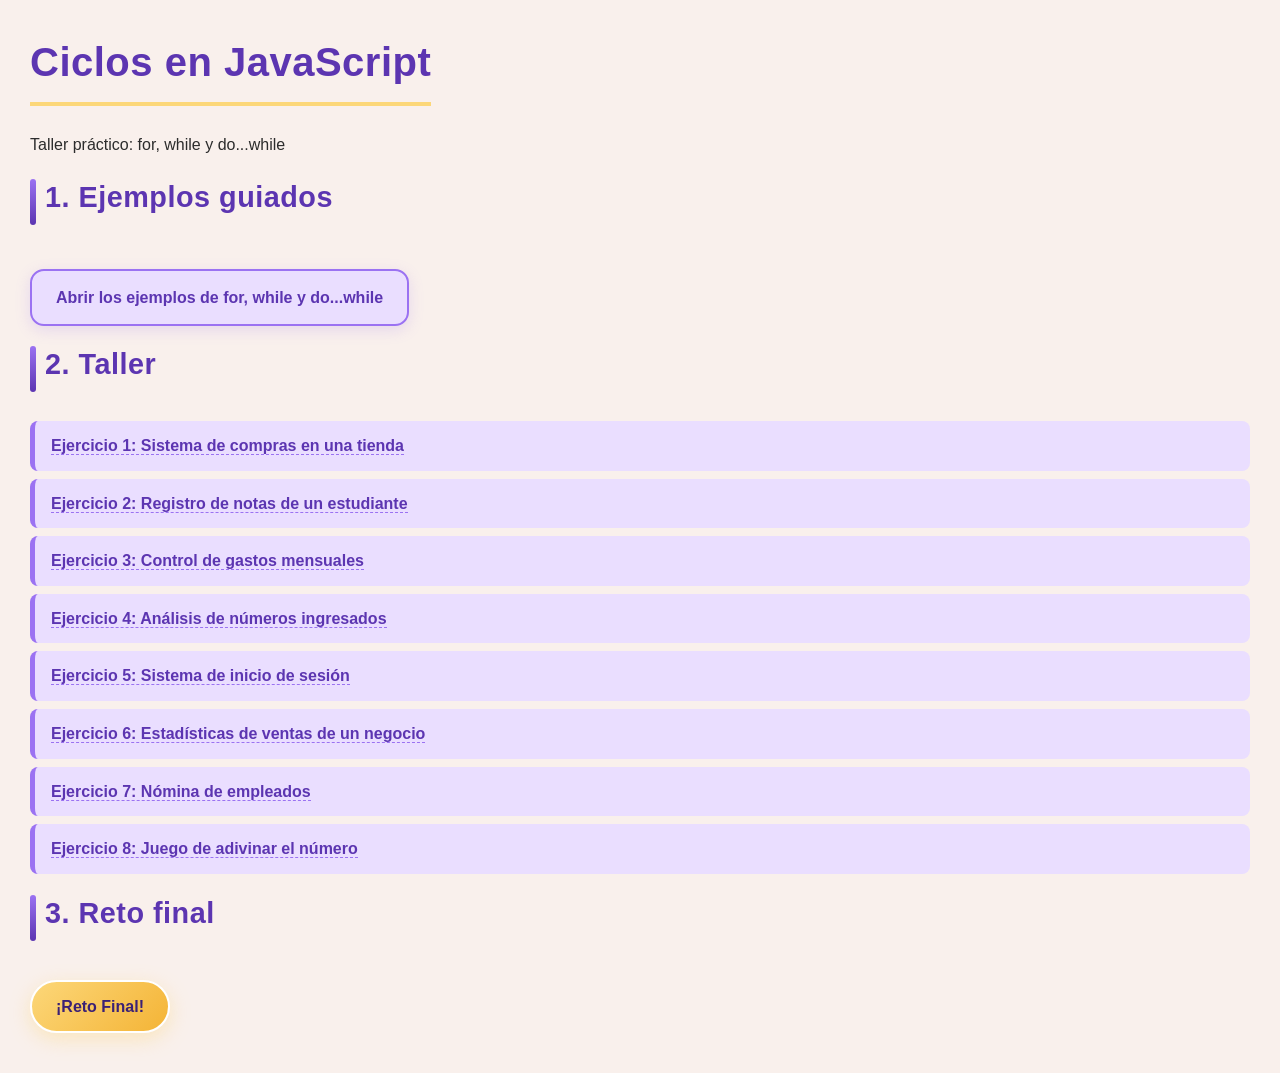
<file: index.html>
<!DOCTYPE html>
<html lang="es">
<head>
  <meta charset="UTF-8">
  <meta name="viewport" content="width=device-width, initial-scale=1.0">
  <title>Ciclos en JavaScript</title>
  <link rel="stylesheet" href="style.css">
</head>
<body>
  <header>
    <h1>Ciclos en JavaScript</h1>
    <p>Taller práctico: for, while y do...while</p>
  </header>

  <main>
    <section id="seccionEjemplos">
      <h2>1. Ejemplos guiados</h2>
      <a href="ejemplos.html" class="link-ejemplos">Abrir los ejemplos de for, while y do...while</a>
    </section>

    <section id="seccionTaller">
      <h2>2. Taller</h2>
      <ul>
        <li><a href="ejercicio1.html">Ejercicio 1: Sistema de compras en una tienda</a></li>
        <li><a href="ejercicio2.html">Ejercicio 2: Registro de notas de un estudiante</a></li>
        <li><a href="ejercicio3.html">Ejercicio 3: Control de gastos mensuales</a></li>
        <li><a href="ejercicio4.html">Ejercicio 4: Análisis de números ingresados</a></li>
        <li><a href="ejercicio5.html">Ejercicio 5: Sistema de inicio de sesión</a></li>
        <li><a href="ejercicio6.html">Ejercicio 6: Estadísticas de ventas de un negocio</a></li>
        <li><a href="ejercicio7.html">Ejercicio 7: Nómina de empleados</a></li>
        <li><a href="ejercicio8.html">Ejercicio 8: Juego de adivinar el número</a></li>
      </ul>
    </section>

    <section id="seccionReto">
      <h2>3. Reto final</h2>
      <a href="reto.html" class="reto-final">¡Reto Final!</a>
    </section>
  </main>

</body>
</html>
</file>
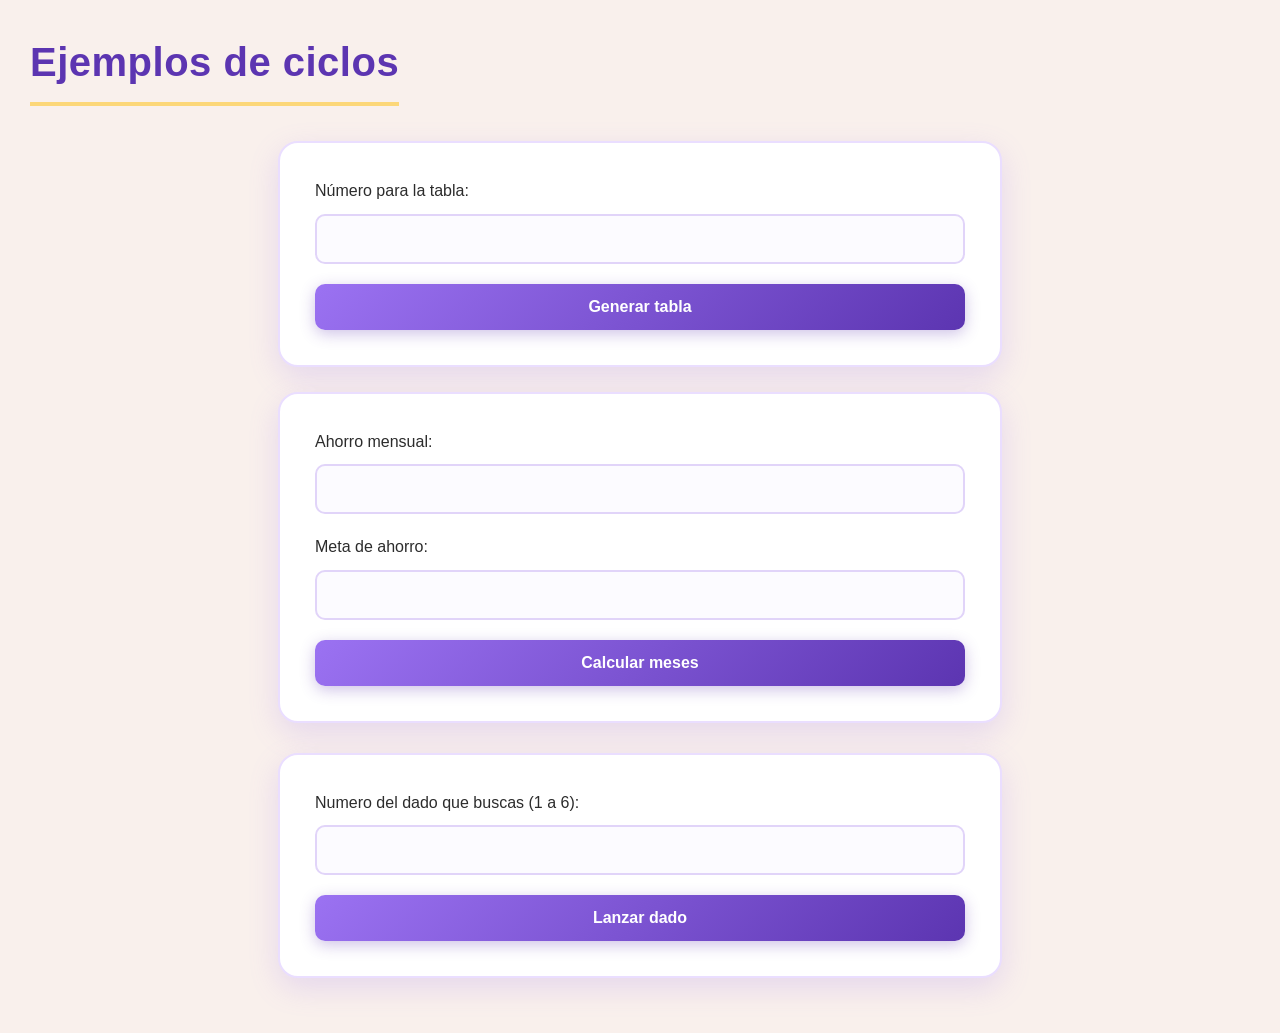
<file: ejemplos.html>
<!DOCTYPE html>
<html lang="es">
<head>
  <meta charset="UTF-8">
  <title>Ejemplos de ciclos</title>
   <link rel="stylesheet" href="style.css">
</head>
<body>
  <h1>Ejemplos de ciclos</h1>

  <form id="formTabla">
    <label for="numeroTabla">Número para la tabla:</label>
    <input type="number" id="numeroTabla" step="1" required>
    <button type="submit">Generar tabla</button>
  </form>
  <ul id="listaTabla"></ul>

  <form id="formAhorro">
    <label for="ahorroMensual">Ahorro mensual:</label>
    <input type="number" id="ahorroMensual" step="any" required>
    <label for="meta">Meta de ahorro:</label>
    <input type="number" id="meta" step="any" required>
    <button type="submit">Calcular meses</button>
  </form>
  <p id="resultadoAhorro"></p>

  <form id="formDado">
    <label for="objetivo">Numero del dado que buscas (1 a 6):</label>
    <input type="number" id="objetivo" min="1" max="6" required>
    <button type="submit">Lanzar dado</button>
  </form>
  <p id="resultadoDado"></p>
  <ul id="listaDado"></ul>

  <script src="js/ejemplo-for.js"></script>
  <script src="js/ejemplo-while.js"></script>
  <script src="js/ejemplo-do-while.js"></script>
</body>
</html>
</file>
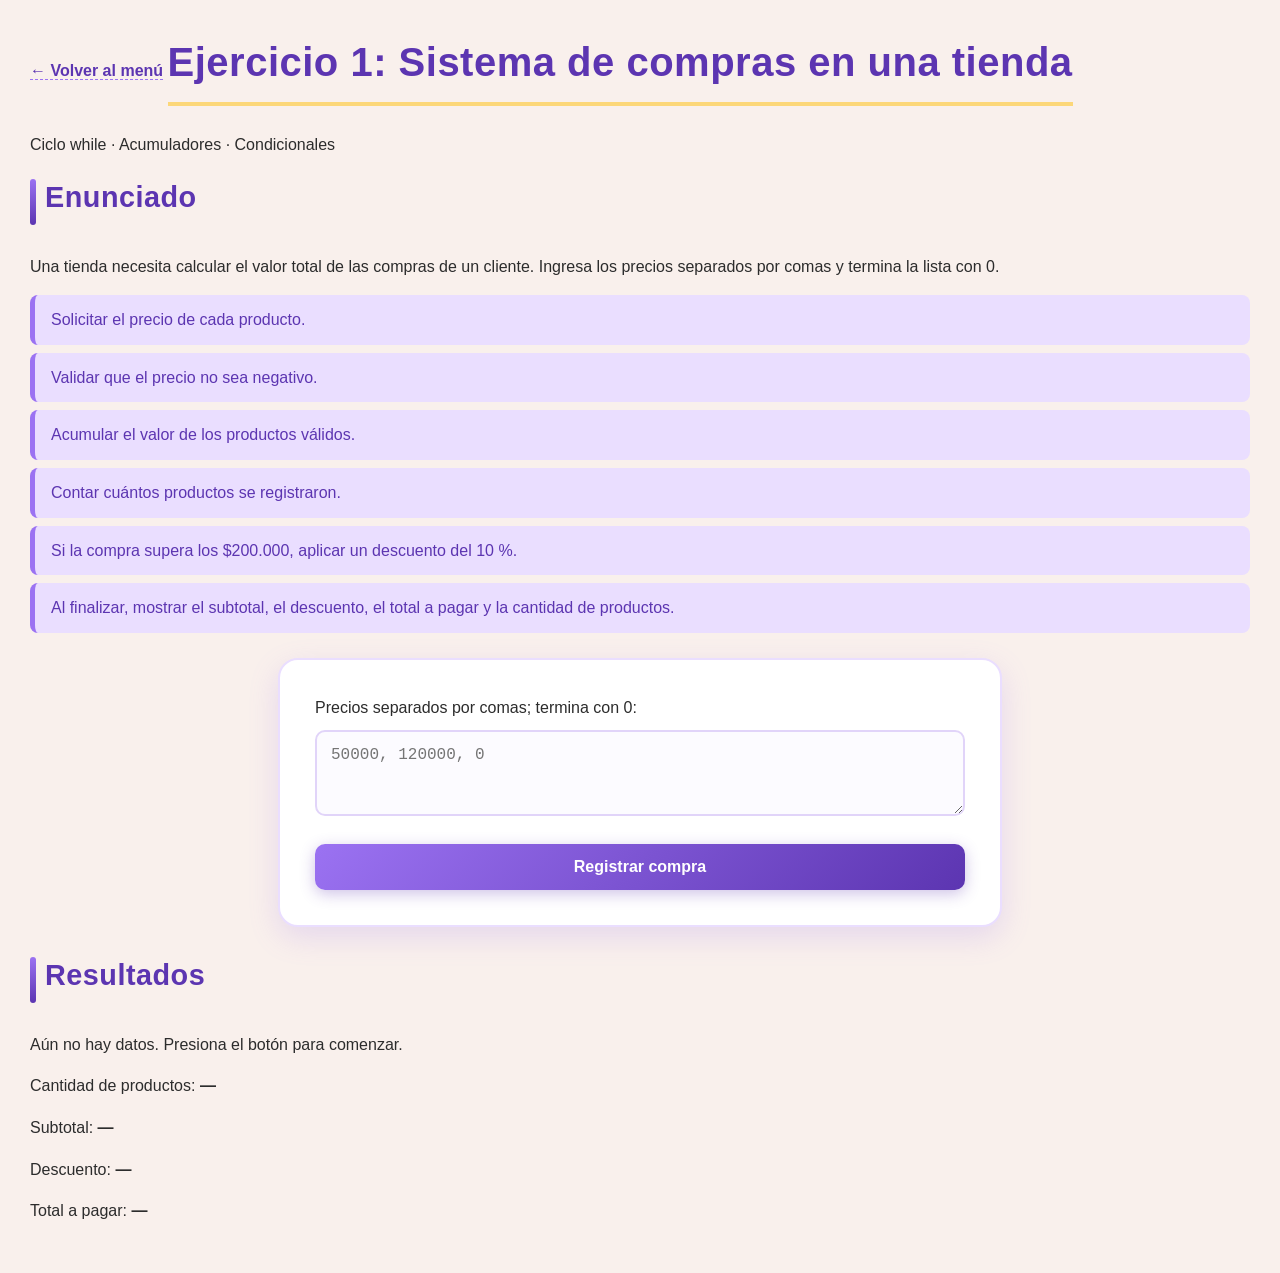
<file: ejercicio1.html>
<!DOCTYPE html>
<html lang="es">
<head>
  <meta charset="UTF-8">
  <meta name="viewport" content="width=device-width, initial-scale=1.0">
  <title>Ejercicio 1 · Sistema de compras en una tienda</title>
   <link rel="stylesheet" href="style.css">
</head>
<body>
  <header>
    <a href="index.html">← Volver al menú</a>
    <h1>Ejercicio 1: Sistema de compras en una tienda</h1>
    <p id="etiquetas">Ciclo while · Acumuladores · Condicionales</p>
  </header>

  <main>
    <section id="enunciado">
      <h2>Enunciado</h2>
      <p>Una tienda necesita calcular el valor total de las compras de un cliente. Ingresa los precios separados por comas y termina la lista con 0.</p>
      <ul>
        <li>Solicitar el precio de cada producto.</li>
        <li>Validar que el precio no sea negativo.</li>
        <li>Acumular el valor de los productos válidos.</li>
        <li>Contar cuántos productos se registraron.</li>
        <li>Si la compra supera los $200.000, aplicar un descuento del 10 %.</li>
        <li>Al finalizar, mostrar el subtotal, el descuento, el total a pagar y la cantidad de productos.</li>
      </ul>
    </section>

    <section id="controles">
      <form id="formulario">
        <label for="precios">Precios separados por comas; termina con 0:</label>
        <textarea id="precios" rows="3" placeholder="50000, 120000, 0" required></textarea>
        <button type="submit">Registrar compra</button>
      </form>
    </section>

    <section id="resultado" aria-live="polite">
      <h2>Resultados</h2>
      <p id="mensaje">Aún no hay datos. Presiona el botón para comenzar.</p>
      <p>Cantidad de productos: <strong id="cantidad">—</strong></p>
      <p>Subtotal: <strong id="subtotal">—</strong></p>
      <p>Descuento: <strong id="descuento">—</strong></p>
      <p>Total a pagar: <strong id="total">—</strong></p>
    </section>
  </main>

  <script src="js/ejercicio1.js"></script>
</body>
</html>
</file>
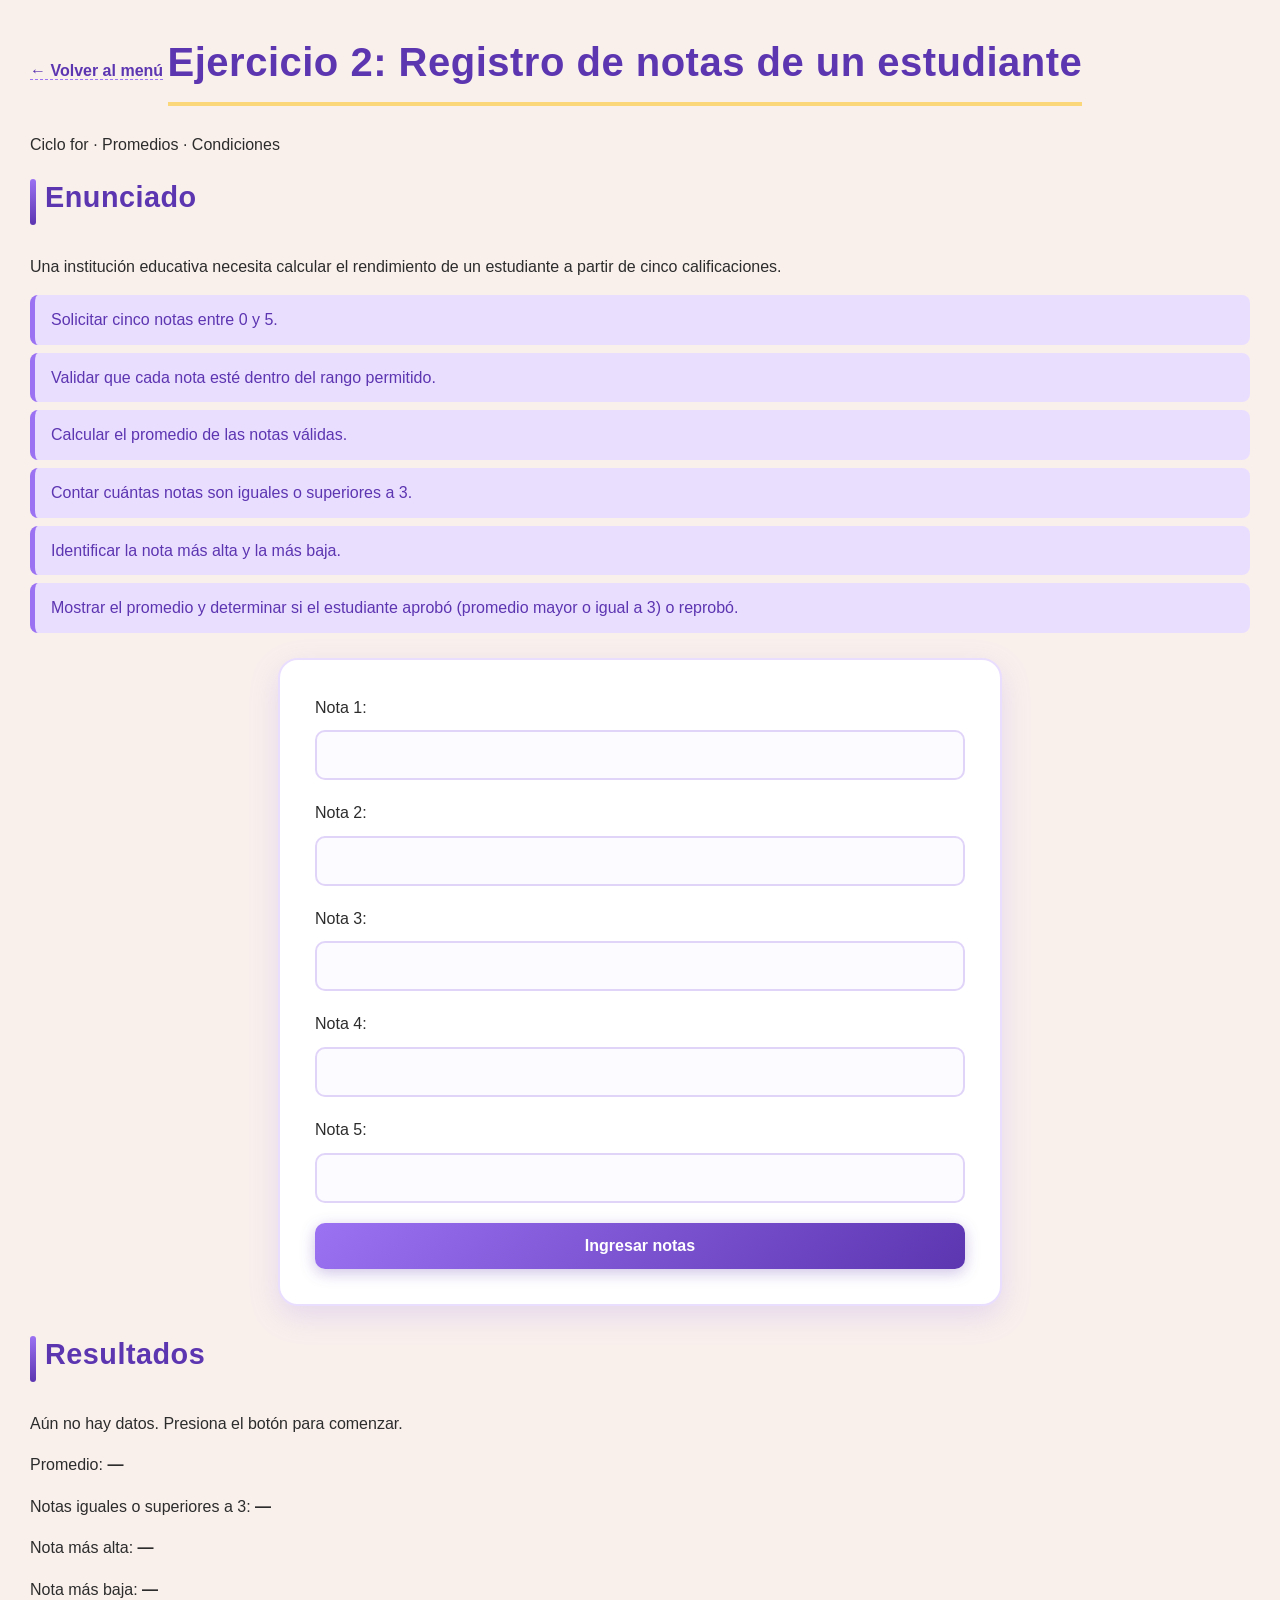
<file: ejercicio2.html>
<!DOCTYPE html>
<html lang="es">
<head>
  <meta charset="UTF-8">
  <meta name="viewport" content="width=device-width, initial-scale=1.0">
  <title>Ejercicio 2 · Registro de notas de un estudiante</title>
   <link rel="stylesheet" href="style.css">
</head>
<body>
  <header>
    <a href="index.html">← Volver al menú</a>
    <h1>Ejercicio 2: Registro de notas de un estudiante</h1>
    <p id="etiquetas">Ciclo for · Promedios · Condiciones</p>
  </header>

  <main>
    <section id="enunciado">
      <h2>Enunciado</h2>
      <p>Una institución educativa necesita calcular el rendimiento de un estudiante a partir de cinco calificaciones.</p>
      <ul>
        <li>Solicitar cinco notas entre 0 y 5.</li>
        <li>Validar que cada nota esté dentro del rango permitido.</li>
        <li>Calcular el promedio de las notas válidas.</li>
        <li>Contar cuántas notas son iguales o superiores a 3.</li>
        <li>Identificar la nota más alta y la más baja.</li>
        <li>Mostrar el promedio y determinar si el estudiante aprobó (promedio mayor o igual a 3) o reprobó.</li>
      </ul>
    </section>

    <section id="controles">
      <form id="formulario">
        <label for="nota1">Nota 1:</label>
        <input type="number" id="nota1" step="any" required>
        <label for="nota2">Nota 2:</label>
        <input type="number" id="nota2" step="any" required>
        <label for="nota3">Nota 3:</label>
        <input type="number" id="nota3" step="any" required>
        <label for="nota4">Nota 4:</label>
        <input type="number" id="nota4" step="any" required>
        <label for="nota5">Nota 5:</label>
        <input type="number" id="nota5" step="any" required>
        <button type="submit">Ingresar notas</button>
      </form>
    </section>

    <section id="resultado" aria-live="polite">
      <h2>Resultados</h2>
      <p id="mensaje">Aún no hay datos. Presiona el botón para comenzar.</p>
      <ul id="listaNotas"></ul>
      <p>Promedio: <strong id="promedio">—</strong></p>
      <p>Notas iguales o superiores a 3: <strong id="notasAltas">—</strong></p>
      <p>Nota más alta: <strong id="notaMayor">—</strong></p>
      <p>Nota más baja: <strong id="notaMenor">—</strong></p>
    </section>
  </main>

  <script src="js/ejercicio2.js"></script>
</body>
</html>
</file>
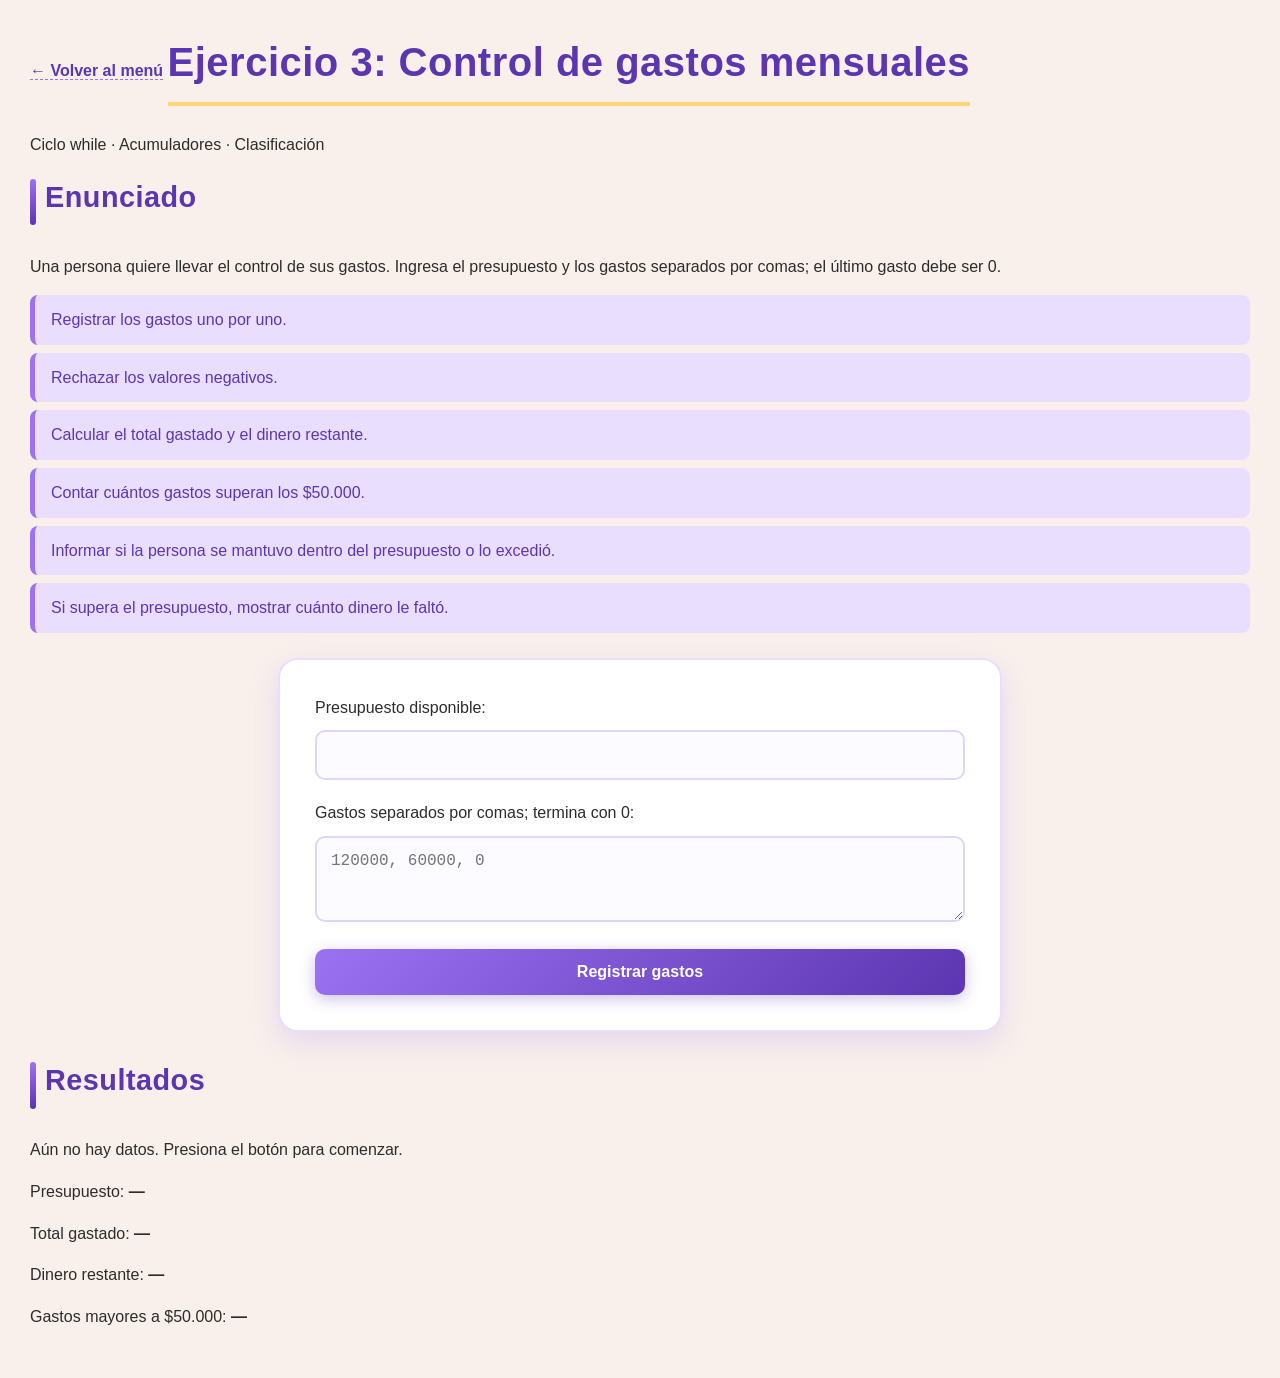
<file: ejercicio3.html>
<!DOCTYPE html>
<html lang="es">
<head>
  <meta charset="UTF-8">
  <meta name="viewport" content="width=device-width, initial-scale=1.0">
  <title>Ejercicio 3 · Control de gastos mensuales</title>
   <link rel="stylesheet" href="style.css">
</head>
<body>
  <header>
    <a href="index.html">← Volver al menú</a>
    <h1>Ejercicio 3: Control de gastos mensuales</h1>
    <p id="etiquetas">Ciclo while · Acumuladores · Clasificación</p>
  </header>

  <main>
    <section id="enunciado">
      <h2>Enunciado</h2>
      <p>Una persona quiere llevar el control de sus gastos. Ingresa el presupuesto y los gastos separados por comas; el último gasto debe ser 0.</p>
      <ul>
        <li>Registrar los gastos uno por uno.</li>
        <li>Rechazar los valores negativos.</li>
        <li>Calcular el total gastado y el dinero restante.</li>
        <li>Contar cuántos gastos superan los $50.000.</li>
        <li>Informar si la persona se mantuvo dentro del presupuesto o lo excedió.</li>
        <li>Si supera el presupuesto, mostrar cuánto dinero le faltó.</li>
      </ul>
    </section>

    <section id="controles">
      <form id="formulario">
        <label for="presupuestoEntrada">Presupuesto disponible:</label>
        <input type="number" id="presupuestoEntrada" min="0" step="any" required>
        <label for="gastosEntrada">Gastos separados por comas; termina con 0:</label>
        <textarea id="gastosEntrada" rows="3" placeholder="120000, 60000, 0" required></textarea>
        <button type="submit">Registrar gastos</button>
      </form>
    </section>

    <section id="resultado" aria-live="polite">
      <h2>Resultados</h2>
      <p id="mensaje">Aún no hay datos. Presiona el botón para comenzar.</p>
      <p>Presupuesto: <strong id="presupuesto">—</strong></p>
      <p>Total gastado: <strong id="totalGastado">—</strong></p>
      <p>Dinero restante: <strong id="restante">—</strong></p>
      <p>Gastos mayores a $50.000: <strong id="gastosAltos">—</strong></p>
    </section>
  </main>

  <script src="js/ejercicio3.js"></script>
</body>
</html>
</file>
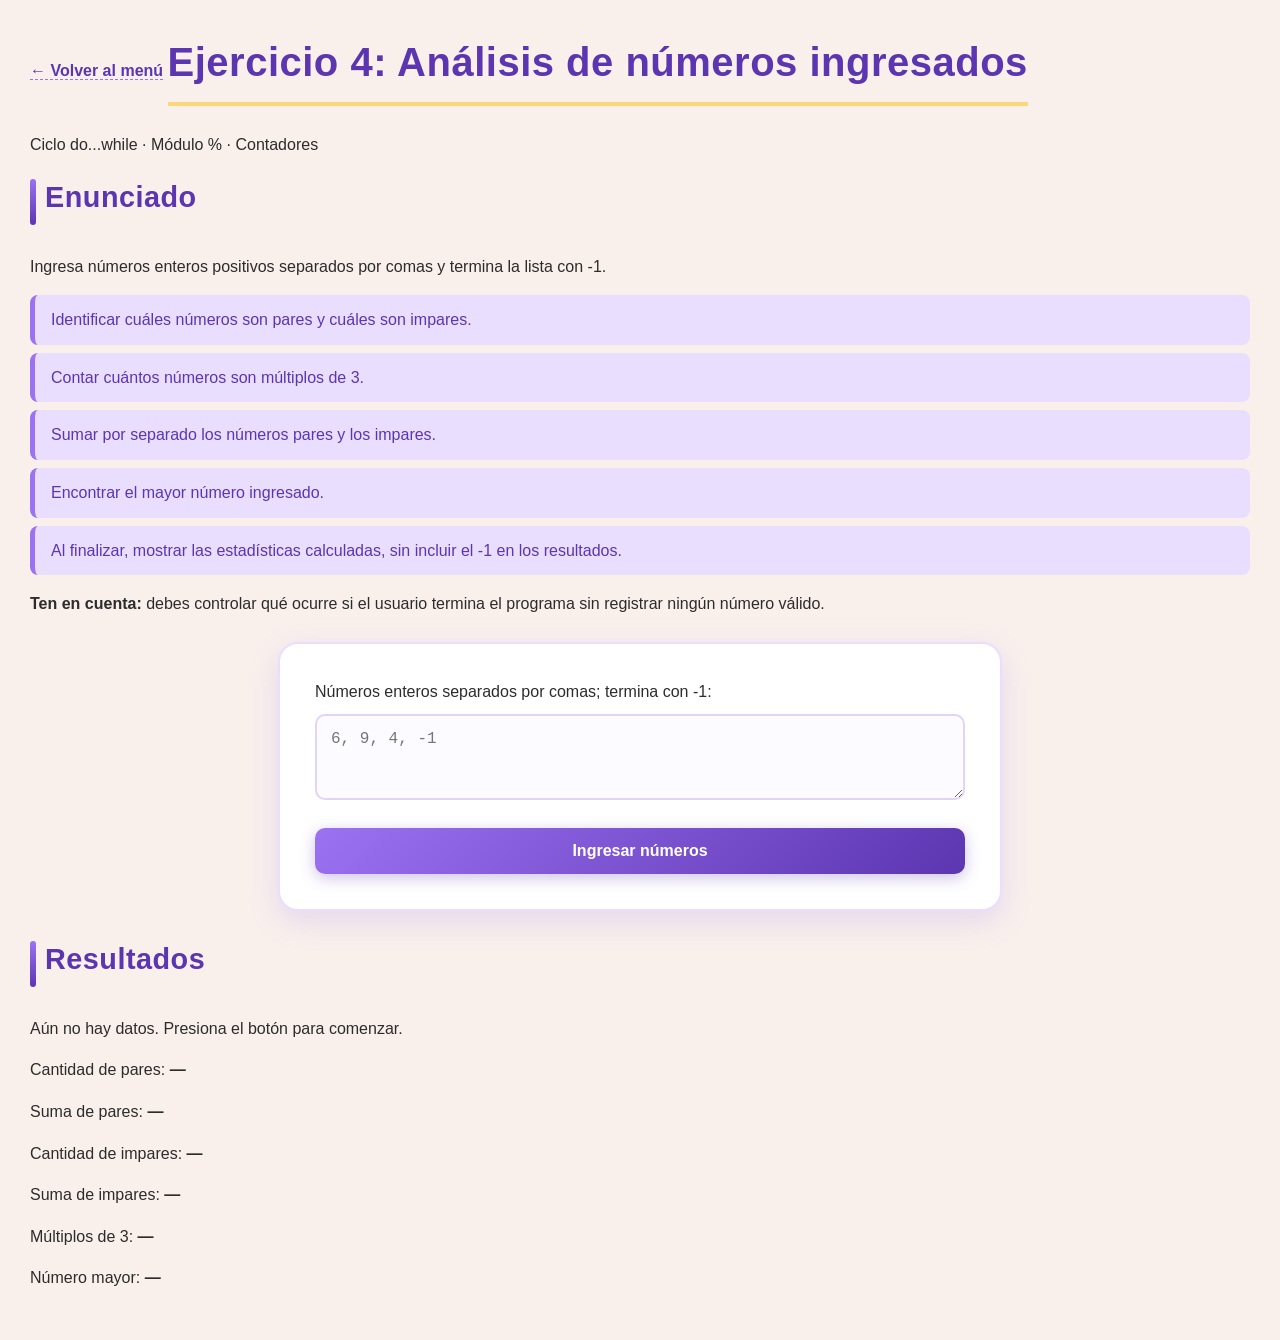
<file: ejercicio4.html>
<!DOCTYPE html>
<html lang="es">
<head>
  <meta charset="UTF-8">
  <meta name="viewport" content="width=device-width, initial-scale=1.0">
  <title>Ejercicio 4 · Análisis de números ingresados</title>
   <link rel="stylesheet" href="style.css">
</head>
<body>
  <header>
    <a href="index.html">← Volver al menú</a>
    <h1>Ejercicio 4: Análisis de números ingresados</h1>
    <p id="etiquetas">Ciclo do...while · Módulo % · Contadores</p>
  </header>

  <main>
    <section id="enunciado">
      <h2>Enunciado</h2>
      <p>Ingresa números enteros positivos separados por comas y termina la lista con -1.</p>
      <ul>
        <li>Identificar cuáles números son pares y cuáles son impares.</li>
        <li>Contar cuántos números son múltiplos de 3.</li>
        <li>Sumar por separado los números pares y los impares.</li>
        <li>Encontrar el mayor número ingresado.</li>
        <li>Al finalizar, mostrar las estadísticas calculadas, sin incluir el -1 en los resultados.</li>
      </ul>
      <p><strong>Ten en cuenta:</strong> debes controlar qué ocurre si el usuario termina el programa sin registrar ningún número válido.</p>
    </section>

    <section id="controles">
      <form id="formulario">
        <label for="numerosEntrada">Números enteros separados por comas; termina con -1:</label>
        <textarea id="numerosEntrada" rows="3" placeholder="6, 9, 4, -1" required></textarea>
        <button type="submit">Ingresar números</button>
      </form>
    </section>

    <section id="resultado" aria-live="polite">
      <h2>Resultados</h2>
      <p id="mensaje">Aún no hay datos. Presiona el botón para comenzar.</p>
      <p>Cantidad de pares: <strong id="pares">—</strong></p>
      <p>Suma de pares: <strong id="sumaPares">—</strong></p>
      <p>Cantidad de impares: <strong id="impares">—</strong></p>
      <p>Suma de impares: <strong id="sumaImpares">—</strong></p>
      <p>Múltiplos de 3: <strong id="multiplos3">—</strong></p>
      <p>Número mayor: <strong id="mayor">—</strong></p>
    </section>
  </main>

  <script src="js/ejercicio4.js"></script>
</body>
</html>
</file>
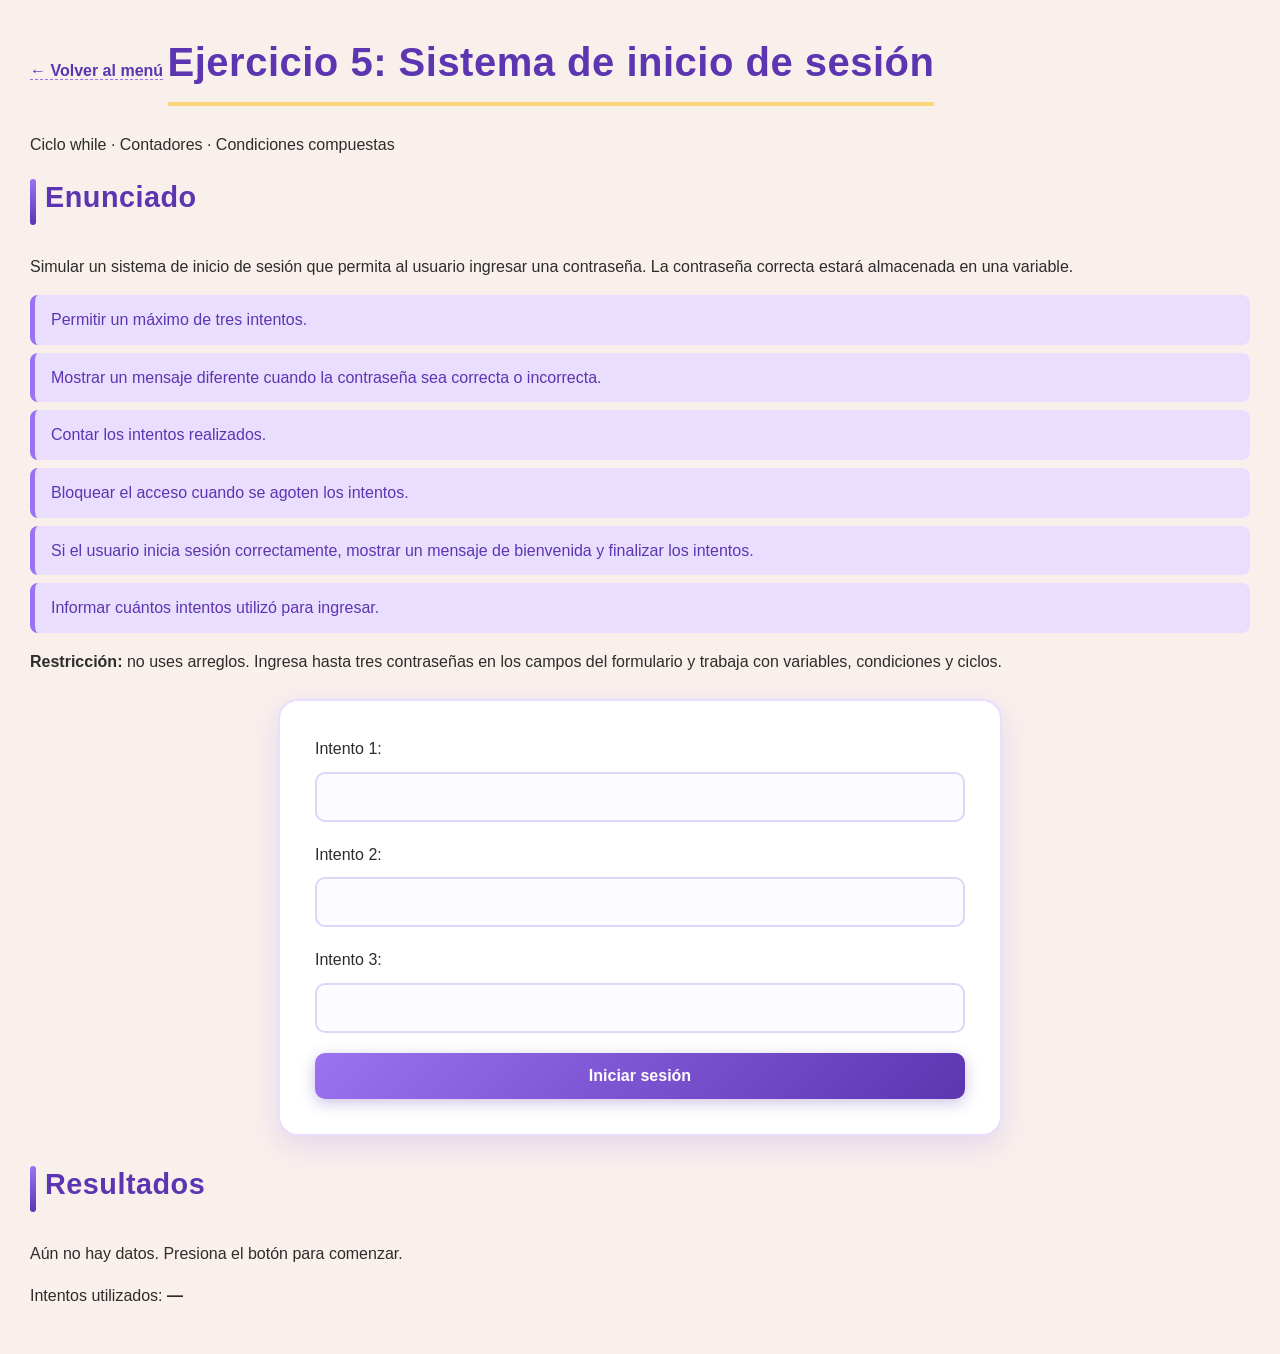
<file: ejercicio5.html>
<!DOCTYPE html>
<html lang="es">
<head>
  <meta charset="UTF-8">
  <meta name="viewport" content="width=device-width, initial-scale=1.0">
  <title>Ejercicio 5 · Sistema de inicio de sesión</title>
   <link rel="stylesheet" href="style.css">
</head>
<body>
  <header>
    <a href="index.html">← Volver al menú</a>
    <h1>Ejercicio 5: Sistema de inicio de sesión</h1>
    <p id="etiquetas">Ciclo while · Contadores · Condiciones compuestas</p>
  </header>

  <main>
    <section id="enunciado">
      <h2>Enunciado</h2>
      <p>Simular un sistema de inicio de sesión que permita al usuario ingresar una contraseña. La contraseña correcta estará almacenada en una variable.</p>
      <ul>
        <li>Permitir un máximo de tres intentos.</li>
        <li>Mostrar un mensaje diferente cuando la contraseña sea correcta o incorrecta.</li>
        <li>Contar los intentos realizados.</li>
        <li>Bloquear el acceso cuando se agoten los intentos.</li>
        <li>Si el usuario inicia sesión correctamente, mostrar un mensaje de bienvenida y finalizar los intentos.</li>
        <li>Informar cuántos intentos utilizó para ingresar.</li>
      </ul>
      <p><strong>Restricción:</strong> no uses arreglos. Ingresa hasta tres contraseñas en los campos del formulario y trabaja con variables, condiciones y ciclos.</p>
    </section>

    <section id="controles">
      <form id="formulario">
        <label for="contrasena1">Intento 1:</label>
        <input type="password" id="contrasena1" required>
        <label for="contrasena2">Intento 2:</label>
        <input type="password" id="contrasena2">
        <label for="contrasena3">Intento 3:</label>
        <input type="password" id="contrasena3">
        <button type="submit">Iniciar sesión</button>
      </form>
    </section>

    <section id="resultado" aria-live="polite">
      <h2>Resultados</h2>
      <p id="mensaje">Aún no hay datos. Presiona el botón para comenzar.</p>
      <ul id="registro"></ul>
      <p>Intentos utilizados: <strong id="intentos">—</strong></p>
    </section>
  </main>

  <script src="js/ejercicio5.js"></script>
</body>
</html>
</file>
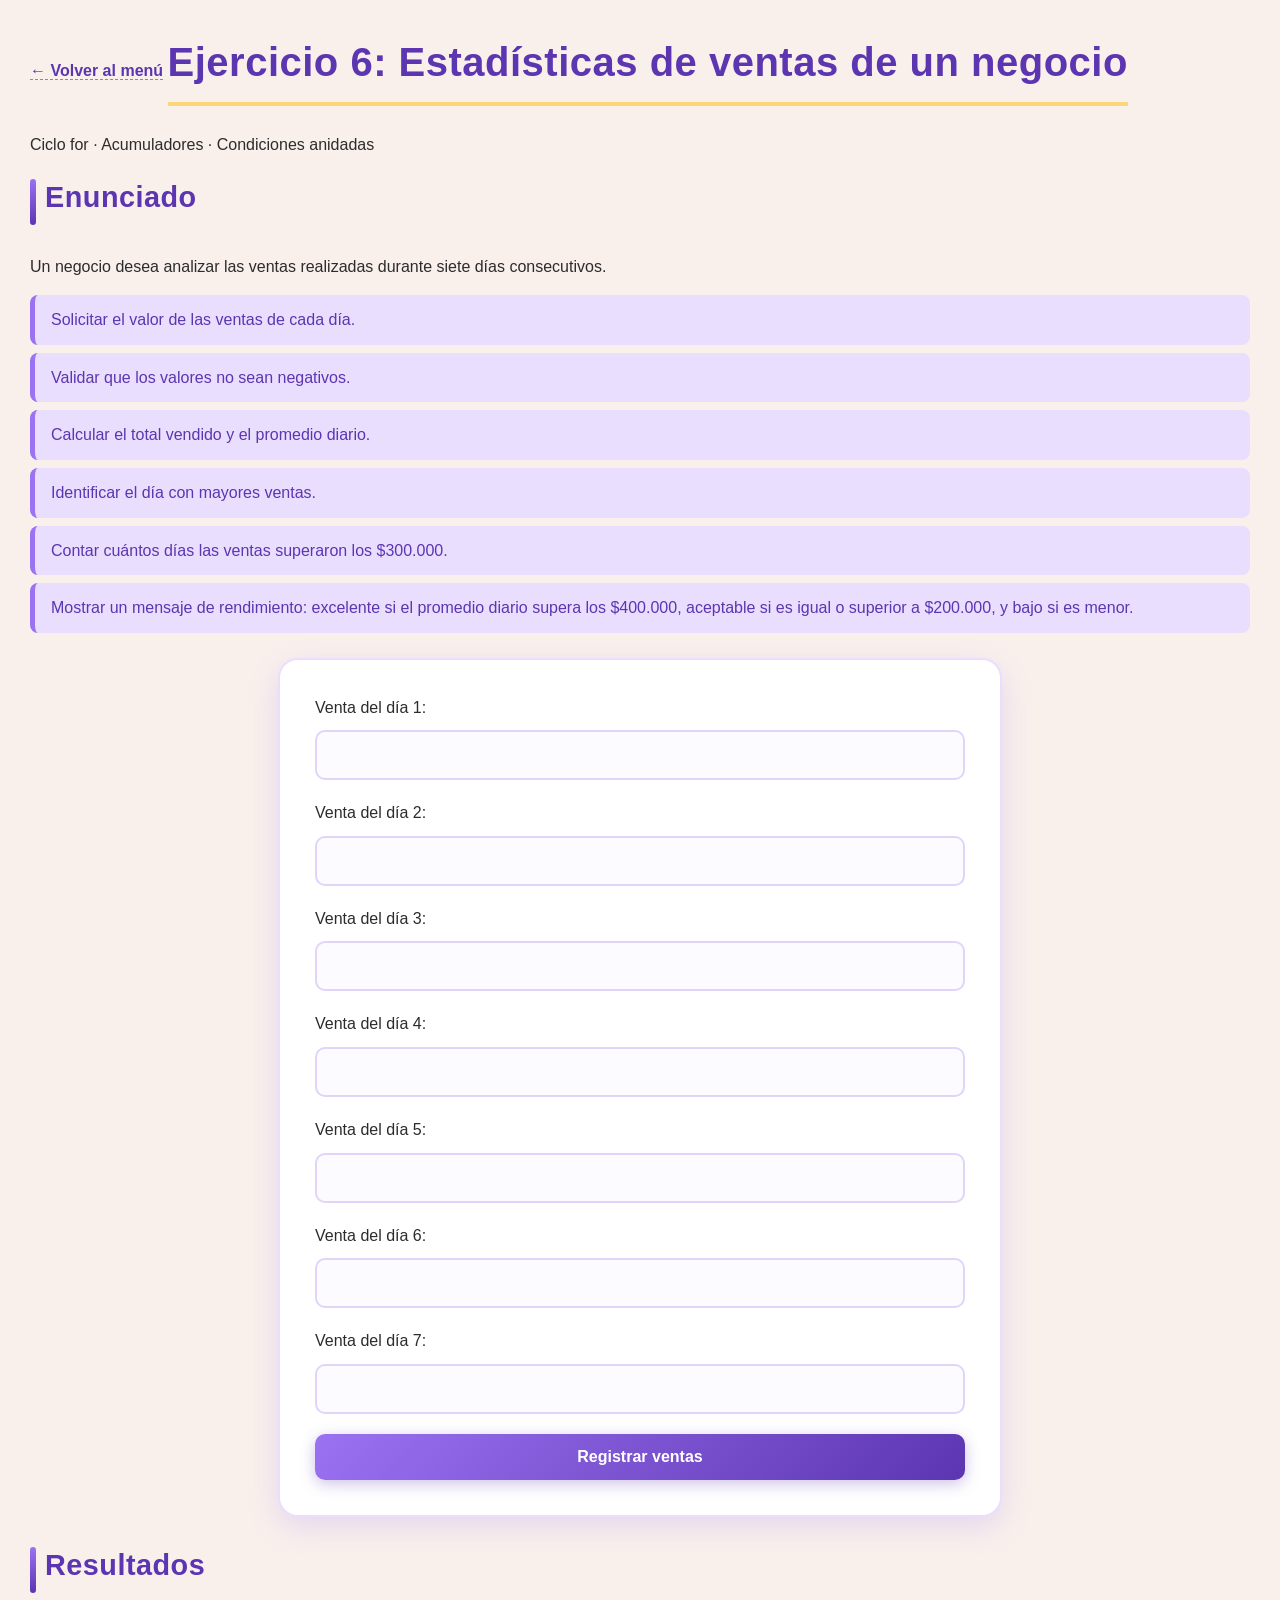
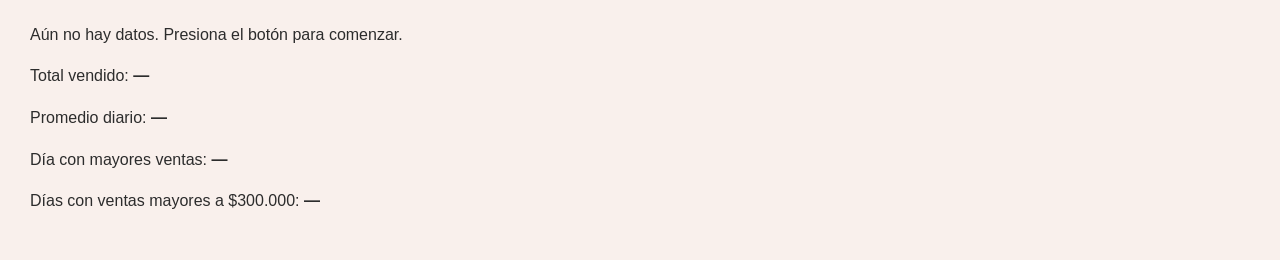
<file: ejercicio6.html>
<!DOCTYPE html>
<html lang="es">
<head>
  <meta charset="UTF-8">
  <meta name="viewport" content="width=device-width, initial-scale=1.0">
  <title>Ejercicio 6 · Estadísticas de ventas de un negocio</title>
   <link rel="stylesheet" href="style.css">
</head>
<body>
  <header>
    <a href="index.html">← Volver al menú</a>
    <h1>Ejercicio 6: Estadísticas de ventas de un negocio</h1>
    <p id="etiquetas">Ciclo for · Acumuladores · Condiciones anidadas</p>
  </header>

  <main>
    <section id="enunciado">
      <h2>Enunciado</h2>
      <p>Un negocio desea analizar las ventas realizadas durante siete días consecutivos.</p>
      <ul>
        <li>Solicitar el valor de las ventas de cada día.</li>
        <li>Validar que los valores no sean negativos.</li>
        <li>Calcular el total vendido y el promedio diario.</li>
        <li>Identificar el día con mayores ventas.</li>
        <li>Contar cuántos días las ventas superaron los $300.000.</li>
        <li>Mostrar un mensaje de rendimiento: excelente si el promedio diario supera los $400.000, aceptable si es igual o superior a $200.000, y bajo si es menor.</li>
      </ul>
    </section>

    <section id="controles">
      <form id="formulario">
        <label for="venta1">Venta del día 1:</label>
        <input type="number" id="venta1" step="any" required>
        <label for="venta2">Venta del día 2:</label>
        <input type="number" id="venta2" step="any" required>
        <label for="venta3">Venta del día 3:</label>
        <input type="number" id="venta3" step="any" required>
        <label for="venta4">Venta del día 4:</label>
        <input type="number" id="venta4" step="any" required>
        <label for="venta5">Venta del día 5:</label>
        <input type="number" id="venta5" step="any" required>
        <label for="venta6">Venta del día 6:</label>
        <input type="number" id="venta6" step="any" required>
        <label for="venta7">Venta del día 7:</label>
        <input type="number" id="venta7" step="any" required>
        <button type="submit">Registrar ventas</button>
      </form>
    </section>

    <section id="resultado" aria-live="polite">
      <h2>Resultados</h2>
      <p id="mensaje">Aún no hay datos. Presiona el botón para comenzar.</p>
      <ul id="detalleDias"></ul>
      <p>Total vendido: <strong id="totalVendido">—</strong></p>
      <p>Promedio diario: <strong id="promedio">—</strong></p>
      <p>Día con mayores ventas: <strong id="mejorDia">—</strong></p>
      <p>Días con ventas mayores a $300.000: <strong id="diasAltos">—</strong></p>
    </section>
  </main>

  <script src="js/ejercicio6.js"></script>
</body>
</html>
</file>
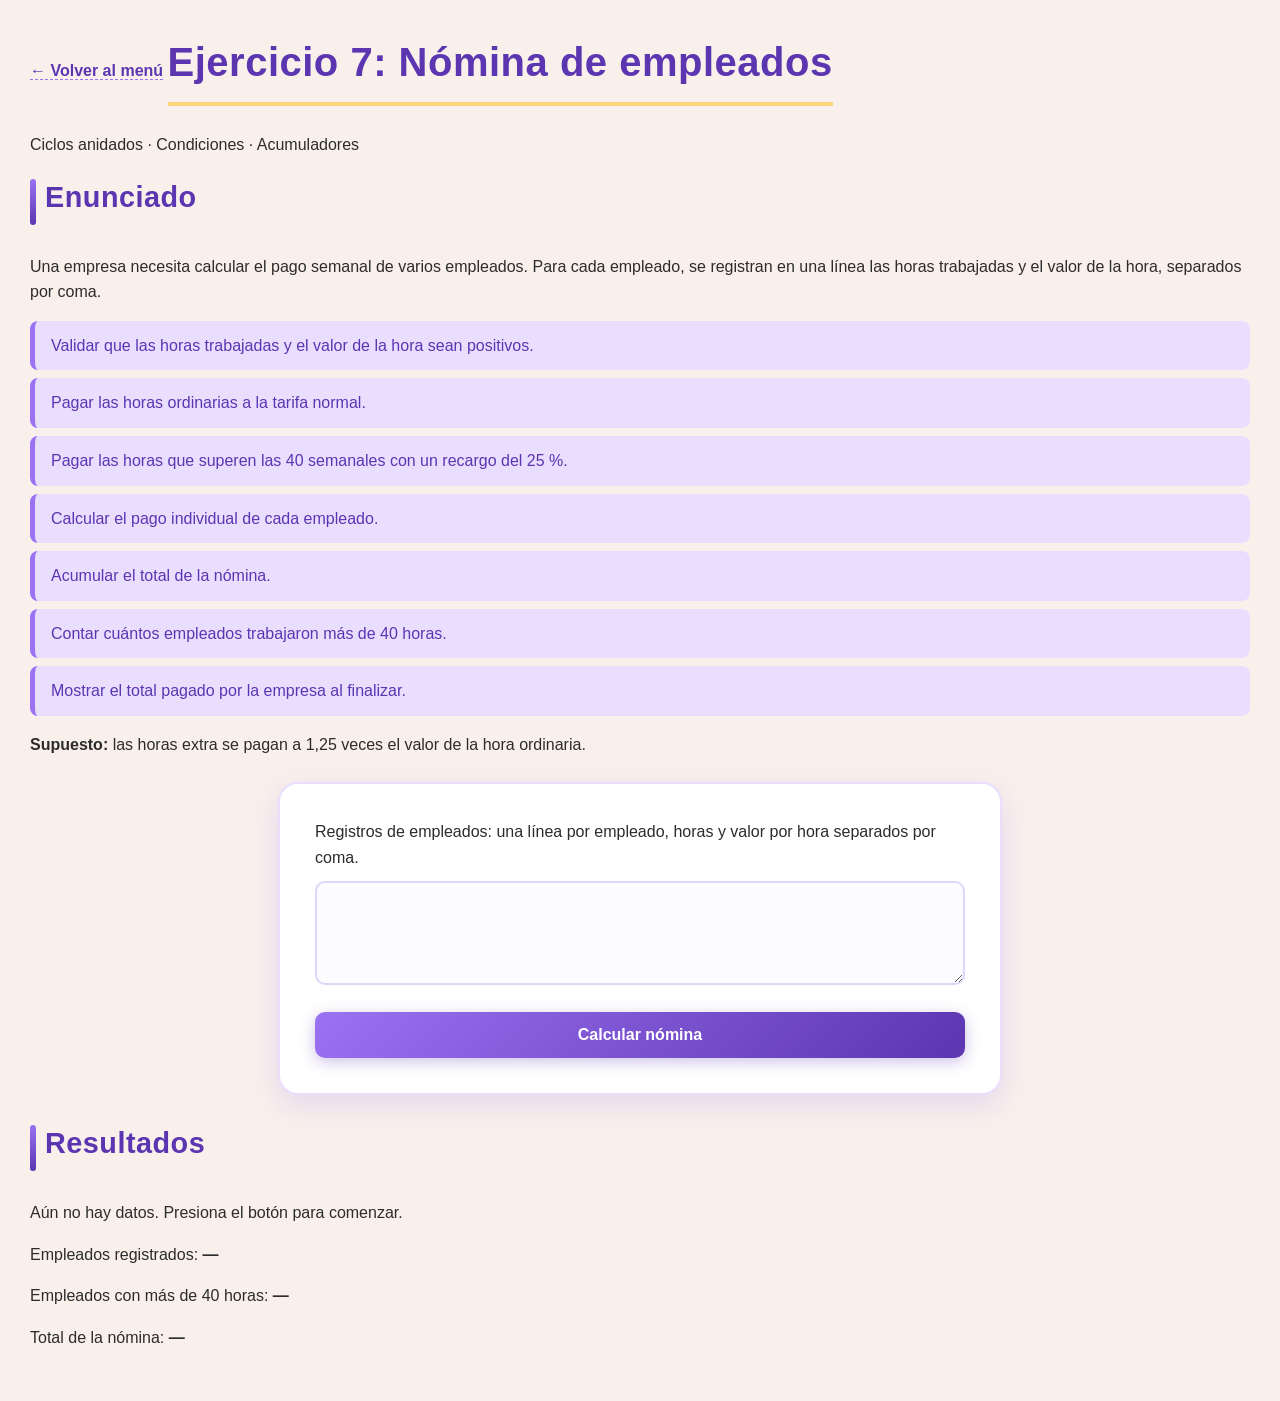
<file: ejercicio7.html>
<!DOCTYPE html>
<html lang="es">
<head>
  <meta charset="UTF-8">
  <meta name="viewport" content="width=device-width, initial-scale=1.0">
  <title>Ejercicio 7 · Nómina de empleados</title>
  <link rel="stylesheet" href="style.css">
</head>
<body>
  <header>
    <a href="index.html">← Volver al menú</a>
    <h1>Ejercicio 7: Nómina de empleados</h1>
    <p id="etiquetas">Ciclos anidados · Condiciones · Acumuladores</p>
  </header>

  <main>
    <section id="enunciado">
      <h2>Enunciado</h2>
      <p>Una empresa necesita calcular el pago semanal de varios empleados. Para cada empleado, se registran en una línea las horas trabajadas y el valor de la hora, separados por coma.</p>
      <ul>
        <li>Validar que las horas trabajadas y el valor de la hora sean positivos.</li>
        <li>Pagar las horas ordinarias a la tarifa normal.</li>
        <li>Pagar las horas que superen las 40 semanales con un recargo del 25 %.</li>
        <li>Calcular el pago individual de cada empleado.</li>
        <li>Acumular el total de la nómina.</li>
        <li>Contar cuántos empleados trabajaron más de 40 horas.</li>
        <li>Mostrar el total pagado por la empresa al finalizar.</li>
      </ul>
      <p><strong>Supuesto:</strong> las horas extra se pagan a 1,25 veces el valor de la hora ordinaria.</p>
    </section>

    <section id="controles">
      <form id="formulario">
        <label for="empleadosEntrada">Registros de empleados: una línea por empleado, horas y valor por hora separados por coma.</label>
        <textarea id="empleadosEntrada" rows="4" required></textarea>
        <button type="submit">Calcular nómina</button>
      </form>
    </section>

    <section id="resultado" aria-live="polite">
      <h2>Resultados</h2>
      <p id="mensaje">Aún no hay datos. Presiona el botón para comenzar.</p>
      <ul id="detalleEmpleados"></ul>
      <p>Empleados registrados: <strong id="cantidadEmpleados">—</strong></p>
      <p>Empleados con más de 40 horas: <strong id="conExtras">—</strong></p>
      <p>Total de la nómina: <strong id="totalNomina">—</strong></p>
    </section>
  </main>

  <script src="js/ejercicio7.js"></script>
</body>
</html>
</file>
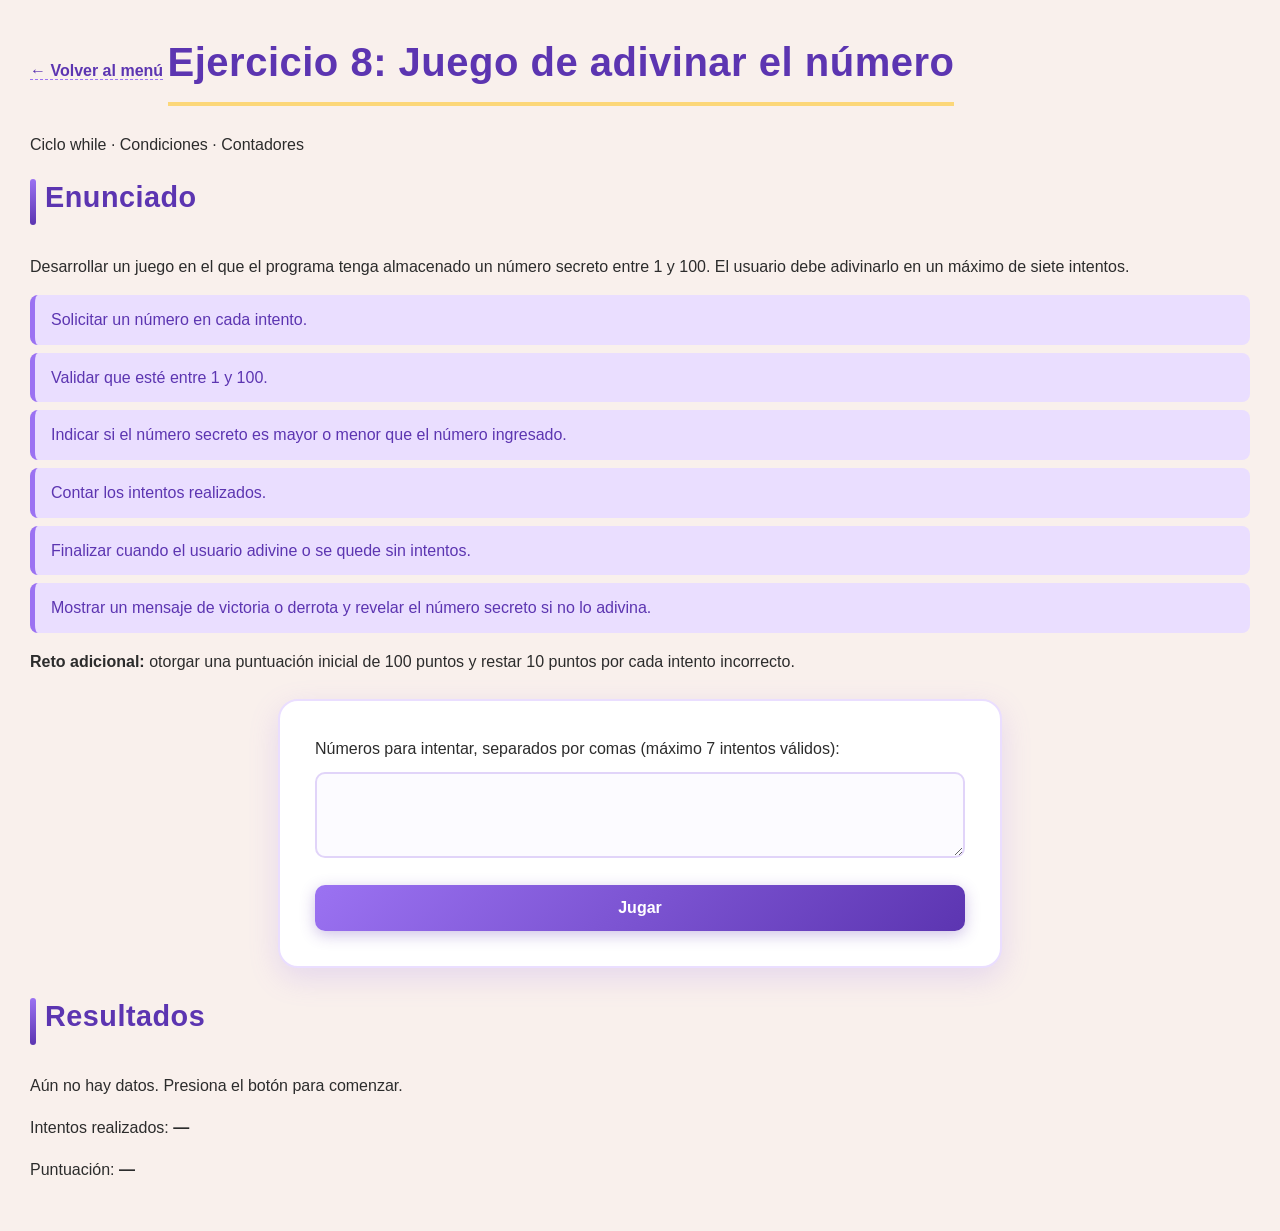
<file: ejercicio8.html>
<!DOCTYPE html>
<html lang="es">
<head>
  <meta charset="UTF-8">
  <meta name="viewport" content="width=device-width, initial-scale=1.0">
  <title>Ejercicio 8 · Juego de adivinar el número</title>
   <link rel="stylesheet" href="style.css">
</head>
<body>
  <header>
    <a href="index.html">← Volver al menú</a>
    <h1>Ejercicio 8: Juego de adivinar el número</h1>
    <p id="etiquetas">Ciclo while · Condiciones · Contadores</p>
  </header>

  <main>
    <section id="enunciado">
      <h2>Enunciado</h2>
      <p>Desarrollar un juego en el que el programa tenga almacenado un número secreto entre 1 y 100. El usuario debe adivinarlo en un máximo de siete intentos.</p>
      <ul>
        <li>Solicitar un número en cada intento.</li>
        <li>Validar que esté entre 1 y 100.</li>
        <li>Indicar si el número secreto es mayor o menor que el número ingresado.</li>
        <li>Contar los intentos realizados.</li>
        <li>Finalizar cuando el usuario adivine o se quede sin intentos.</li>
        <li>Mostrar un mensaje de victoria o derrota y revelar el número secreto si no lo adivina.</li>
      </ul>
      <p><strong>Reto adicional:</strong> otorgar una puntuación inicial de 100 puntos y restar 10 puntos por cada intento incorrecto.</p>
    </section>

    <section id="controles">
      <form id="formulario">
        <label for="intentosEntrada">Números para intentar, separados por comas (máximo 7 intentos válidos):</label>
        <textarea id="intentosEntrada" rows="3" required></textarea>
        <button type="submit">Jugar</button>
      </form>
    </section>

    <section id="resultado" aria-live="polite">
      <h2>Resultados</h2>
      <p id="mensaje">Aún no hay datos. Presiona el botón para comenzar.</p>
      <ul id="registro"></ul>
      <p>Intentos realizados: <strong id="intentos">—</strong></p>
      <p>Puntuación: <strong id="puntos">—</strong></p>
    </section>
  </main>

  <script src="js/ejercicio8.js"></script>
</body>
</html>
</file>
<file: style.css>
/* Definición de colores principales */
:root {
  --color-fondo: #f9f0ec;
  --color-tarjeta: #ffffff;
  --color-morado-principal: #9b72f2;
  --color-morado-oscuro: #5c35b1;
  --color-morado-claro: #eadeff;
  --color-amarillo: #fcd779;
  --color-texto: #2c2c2c;
  --sombra-suave: 0 10px 30px rgba(155, 114, 242, 0.2);
}

/* Estilos generales */
body {
  background-color: var(--color-fondo);
  color: var(--color-texto);
  font-family: 'Segoe UI', Tahoma, Geneva, Verdana, sans-serif;
  margin: 0;
  padding: 30px;
  line-height: 1.6;
}

/* Enlaces en morado oscuro */
a {
  color: var(--color-morado-oscuro);
  text-decoration: none;
  font-weight: 600;
  transition: color 0.2s ease, border-bottom 0.2s ease;
  border-bottom: 1px dashed var(--color-morado-principal);
}

a:hover {
  color: var(--color-morado-principal);
  border-bottom: 1px solid var(--color-morado-principal);
}

/* Tarjetas o formularios (contenedor principal) */
form, .card, .contenedor-ejercicio {
  background-color: var(--color-tarjeta);
  border-radius: 20px;
  padding: 35px;
  max-width: 650px;
  margin: 25px auto;
  box-shadow: var(--sombra-suave);
  border: 2px solid var(--color-morado-claro);
  transition: transform 0.3s ease, box-shadow 0.3s ease;
}

form:hover, .card:hover {
  transform: translateY(-3px);
  box-shadow: 0 15px 35px rgba(155, 114, 242, 0.3);
}

/* Títulos con detalles en morado */
h1, h2, h3 {
  color: var(--color-morado-oscuro);
  font-weight: 600;
  letter-spacing: 0.5px;
  margin-top: 0;
  border-bottom: 2px solid var(--color-morado-claro);
  padding-bottom: 10px;
}

/* Campos de entrada (inputs y textareas) */
input[type="text"],
input[type="number"],
input[type="password"],
textarea {
  width: 100%;
  padding: 14px;
  margin: 10px 0 20px 0;
  border: 2px solid #e1d4f9;
  border-radius: 10px;
  box-sizing: border-box;
  font-size: 1rem;
  background-color: #fcfbff;
  transition: all 0.3s ease;
}

input:focus, textarea:focus {
  outline: none;
  border-color: var(--color-morado-principal);
  background-color: #ffffff;
  box-shadow: 0 0 0 4px rgba(155, 114, 242, 0.15);
}

/* Botones principales con fuerte presencia de morado */
button, input[type="submit"] {
  background: linear-gradient(135deg, var(--color-morado-principal), var(--color-morado-oscuro));
  color: #ffffff;
  border: none;
  border-radius: 10px;
  padding: 14px 20px;
  font-size: 1rem;
  cursor: pointer;
  font-weight: 600;
  width: 100%;
  box-shadow: 0 4px 15px rgba(92, 53, 177, 0.3);
  transition: all 0.3s ease;
}

button:hover, input[type="submit"]:hover {
  background: linear-gradient(135deg, #8b5cf6, #4c289e);
  box-shadow: 0 6px 20px rgba(92, 53, 177, 0.4);
  transform: translateY(-2px);
}

button:active {
  transform: translateY(0);
}

/* Listas de resultados (ul / li) */
ul {
  list-style-type: none;
  padding: 0;
  margin-top: 15px;
}

ul li {
  background-color: var(--color-morado-claro);
  color: var(--color-morado-oscuro);
  margin: 8px 0;
  padding: 12px 16px;
  border-radius: 8px;
  border-left: 5px solid var(--color-morado-principal);
  font-weight: 500;
  transition: background-color 0.2s;
}

ul li:hover {
  background-color: #e2d2ff;
}
/* Estilo especial y llamativo para el Reto Final */
a.reto-final {
  display: inline-block;
  background: linear-gradient(135deg, #fcd779, #f4b436);
  color: #3b2075;
  padding: 12px 24px;
  border-radius: 30px;
  font-weight: 700;
  text-decoration: none;
  box-shadow: 0 6px 20px rgba(252, 215, 121, 0.4);
  border: 2px solid #ffffff;
  transition: all 0.3s ease;
  margin: 10px 0;
}

a.reto-final:hover {
  background: linear-gradient(135deg, #fede94, #f8c255);
  transform: translateY(-3px) scale(1.05);
  box-shadow: 0 10px 25px rgba(252, 215, 121, 0.6);
  color: #2c1657;
  border-color: #9b72f2;
}
/* --- TÍTULOS MÁS LLAMATIVOS Y DECORADOS --- */
h1 {
  font-size: 2.5rem;
  color: var(--color-morado-oscuro);
  border-bottom: 4px solid var(--color-amarillo); /* Línea inferior en amarillo suave */
  display: inline-block;
  padding-bottom: 8px;
  margin-bottom: 10px;
}

h2 {
  font-size: 1.8rem;
  color: var(--color-morado-oscuro);
  position: relative;
  padding-left: 15px;
  border-bottom: none !important; /* Quitamos la línea simple anterior */
}

/* Barra decorativa morada a la izquierda de los h2 */
h2::before {
  content: "";
  position: absolute;
  left: 0;
  top: 5px;
  bottom: 5px;
  width: 6px;
  background: linear-gradient(to bottom, var(--color-morado-principal), var(--color-morado-oscuro));
  border-radius: 4px;
}

/* Subtítulos o texto descriptivo debajo del título principal */
body > p:first-of-type, .descripcion-general {
  font-size: 1.1rem;
  color: #555;
  font-style: italic;
  margin-top: 0;
  margin-bottom: 30px;
}


/* --- BOTÓN / LINK DE LOS EJEMPLOS GUIADOS --- */
a.link-ejemplos, .seccion-ejemplos a {
  display: inline-flex;
  align-items: center;
  gap: 10px;
  background-color: var(--color-morado-claro);
  color: var(--color-morado-oscuro);
  padding: 14px 24px;
  border-radius: 14px;
  font-weight: 700;
  text-decoration: none;
  border: 2px solid var(--color-morado-principal);
  box-shadow: 0 4px 15px rgba(155, 114, 242, 0.2);
  transition: all 0.3s ease;
  margin: 15px 0;
}

a.link-ejemplos:hover, .seccion-ejemplos a:hover {
  background: linear-gradient(135deg, var(--color-morado-principal), var(--color-morado-oscuro));
  color: #ffffff;
  border-color: var(--color-morado-oscuro);
  transform: translateY(-3px);
  box-shadow: 0 8px 25px rgba(92, 53, 177, 0.35);
}
</file>
